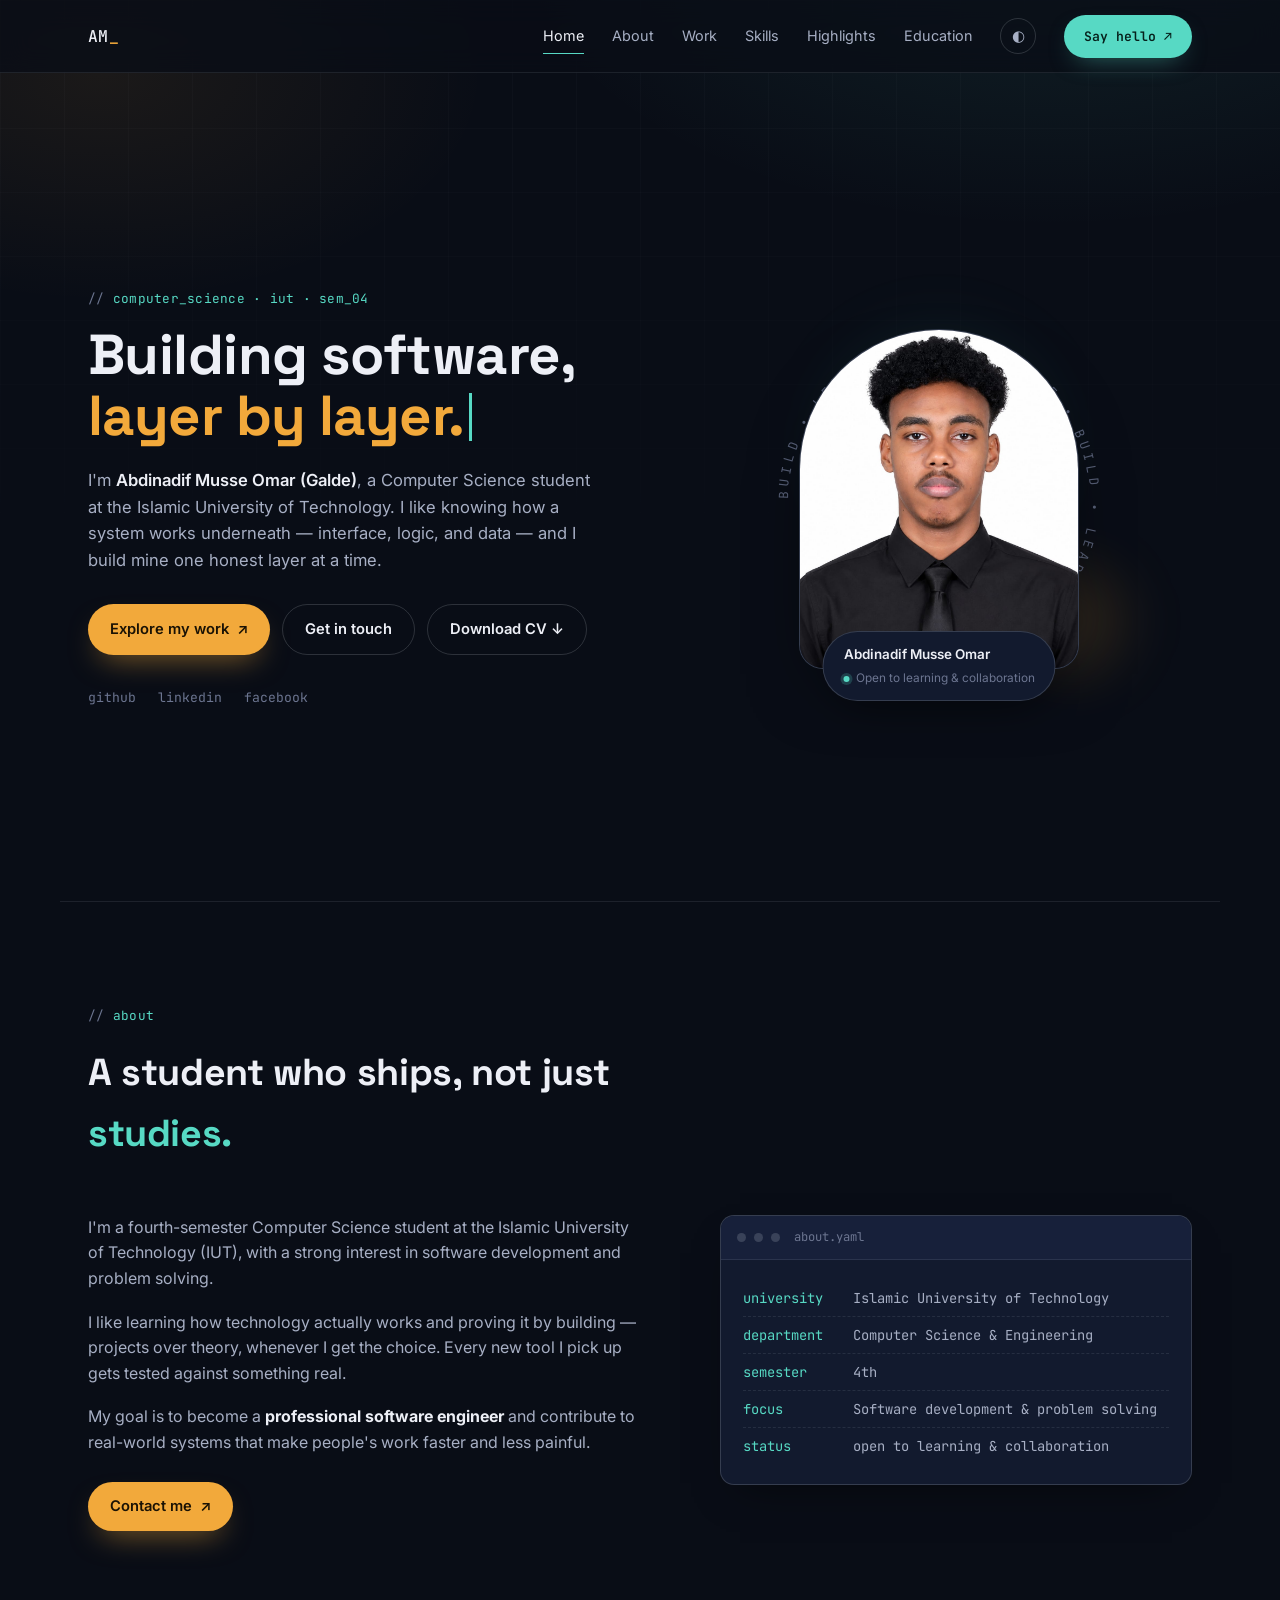
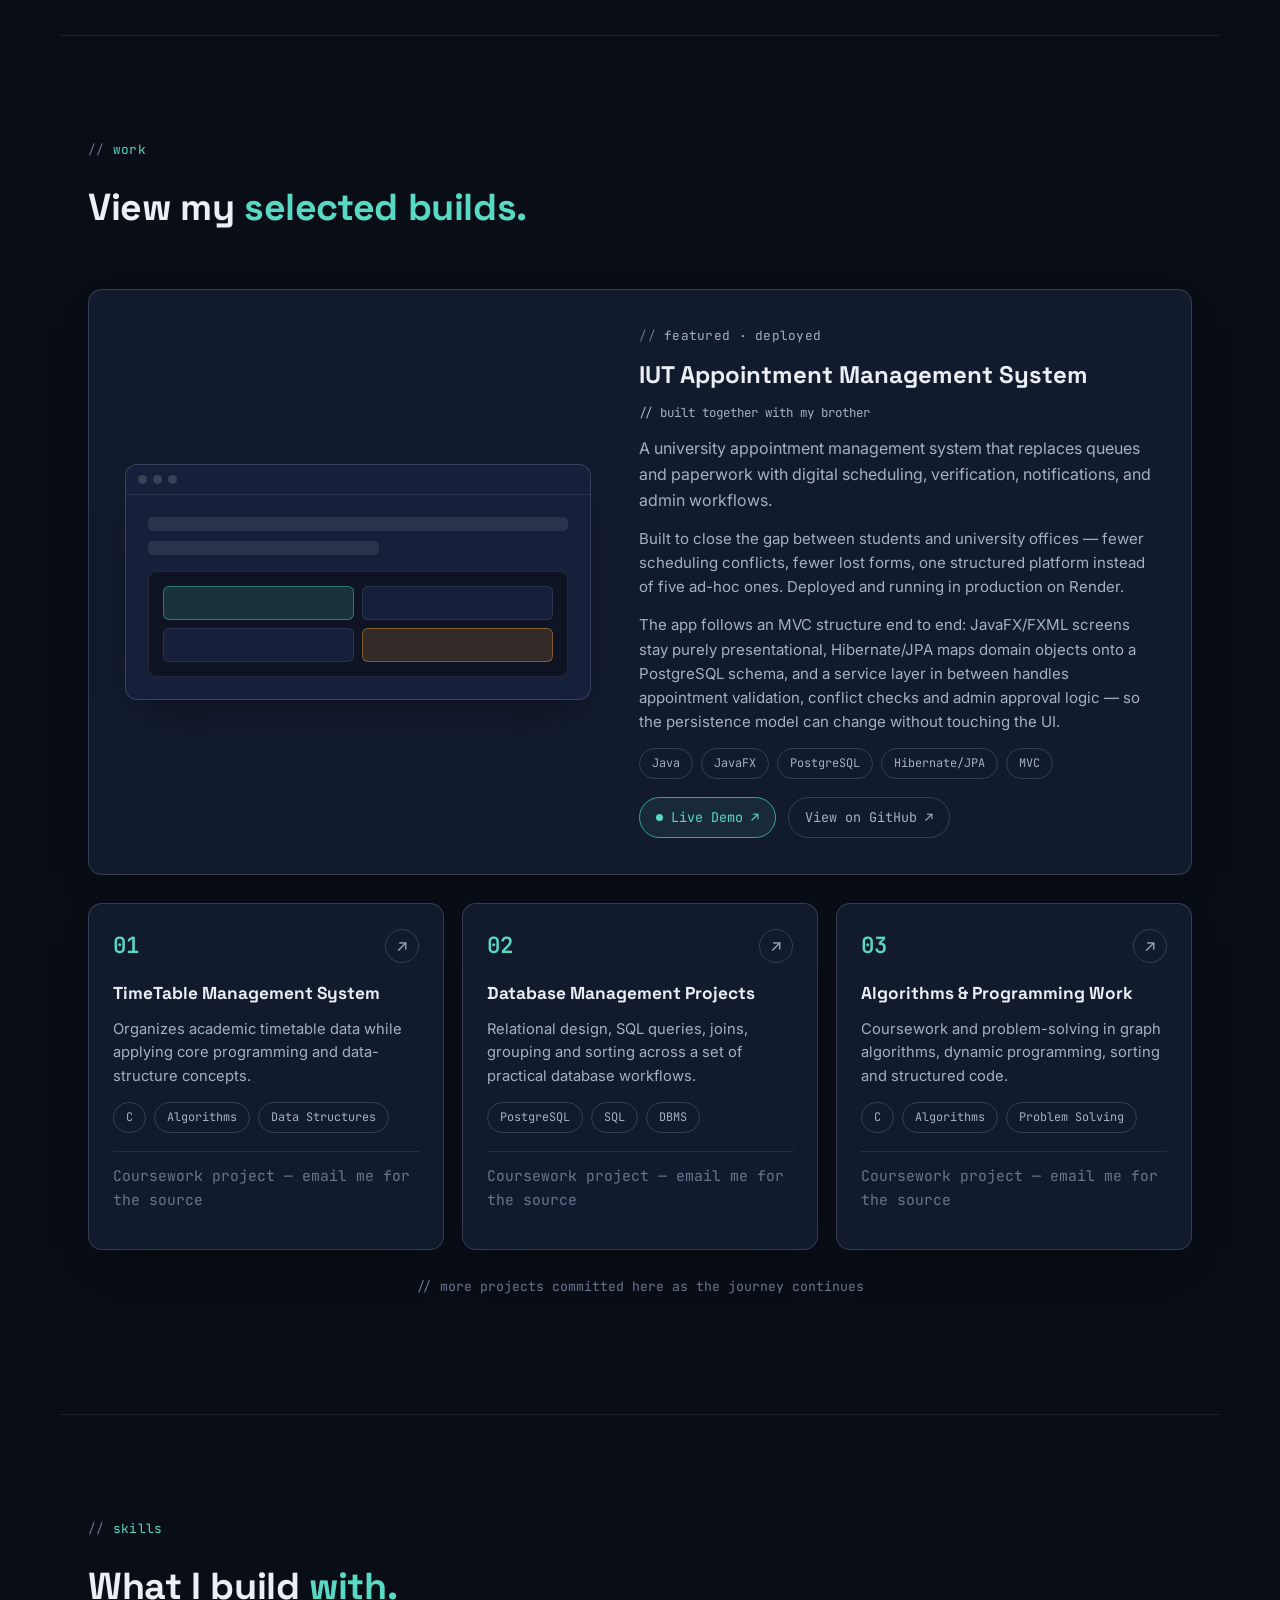
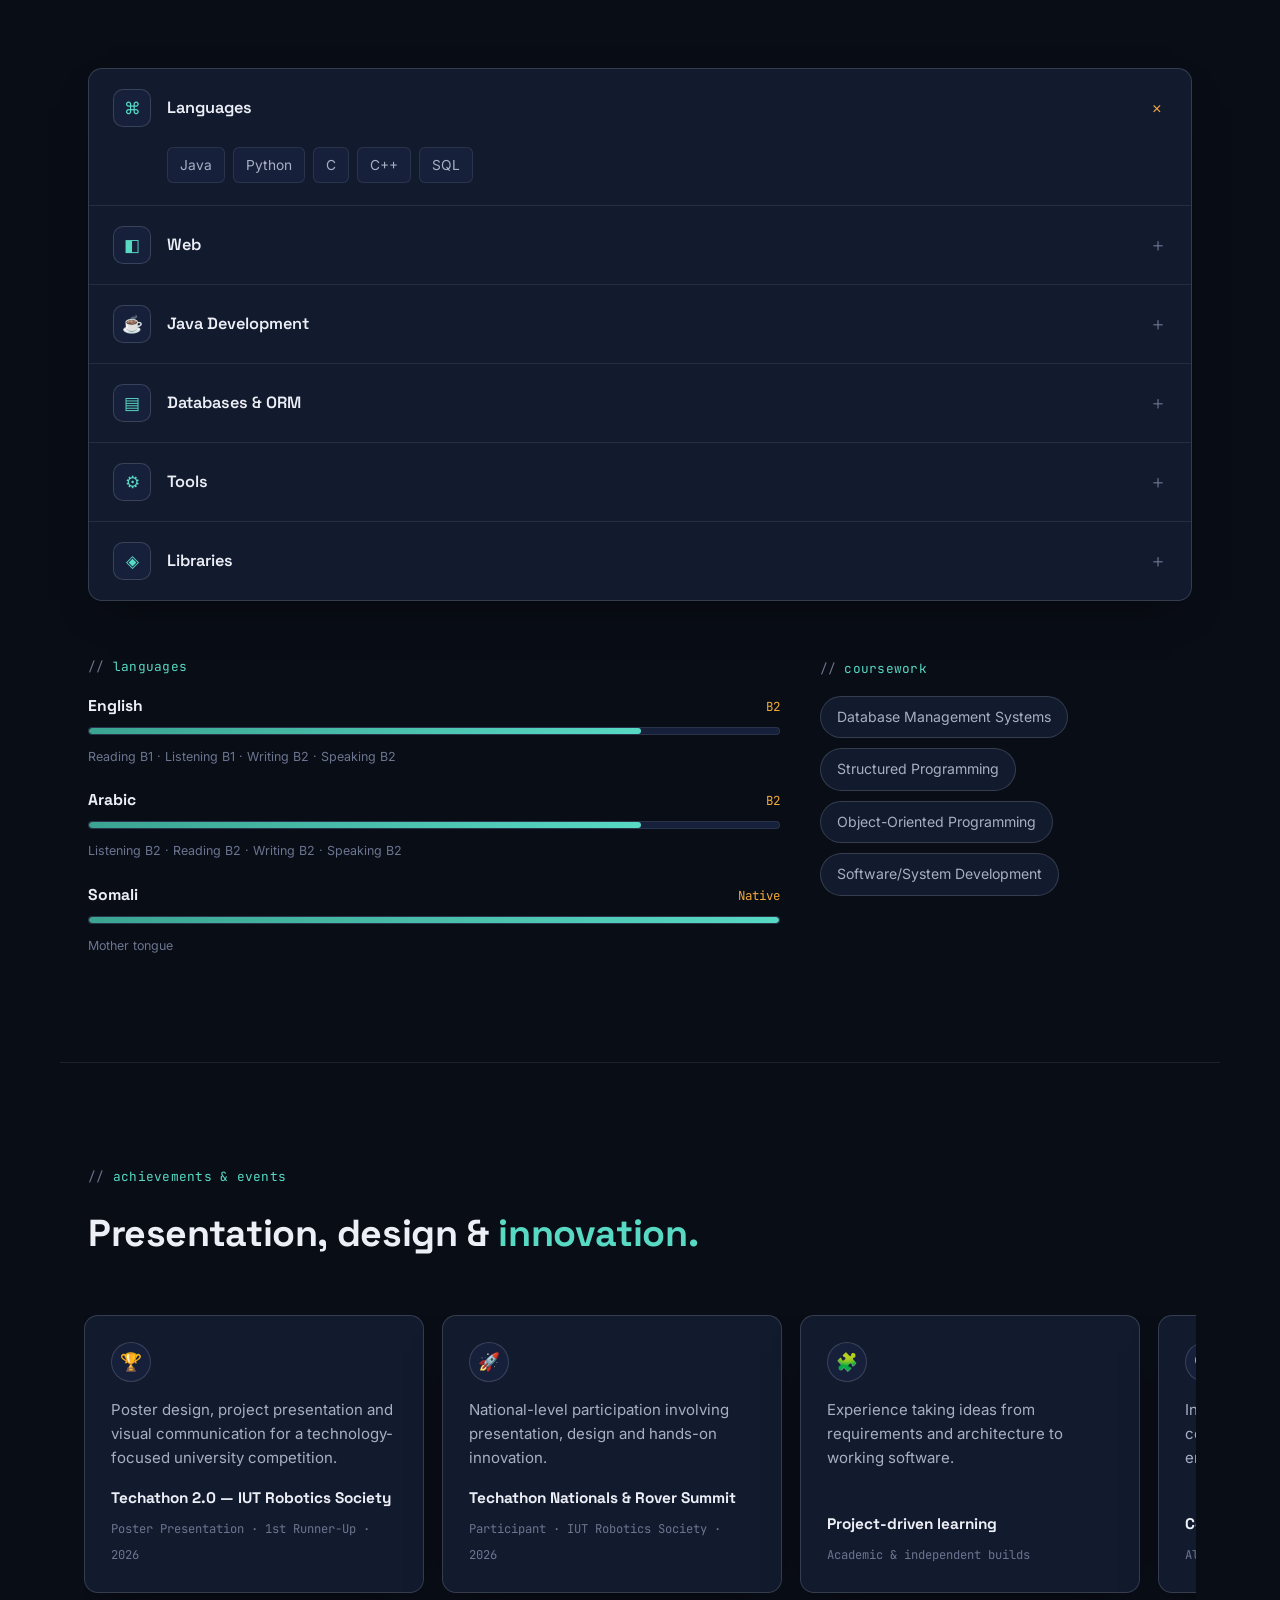
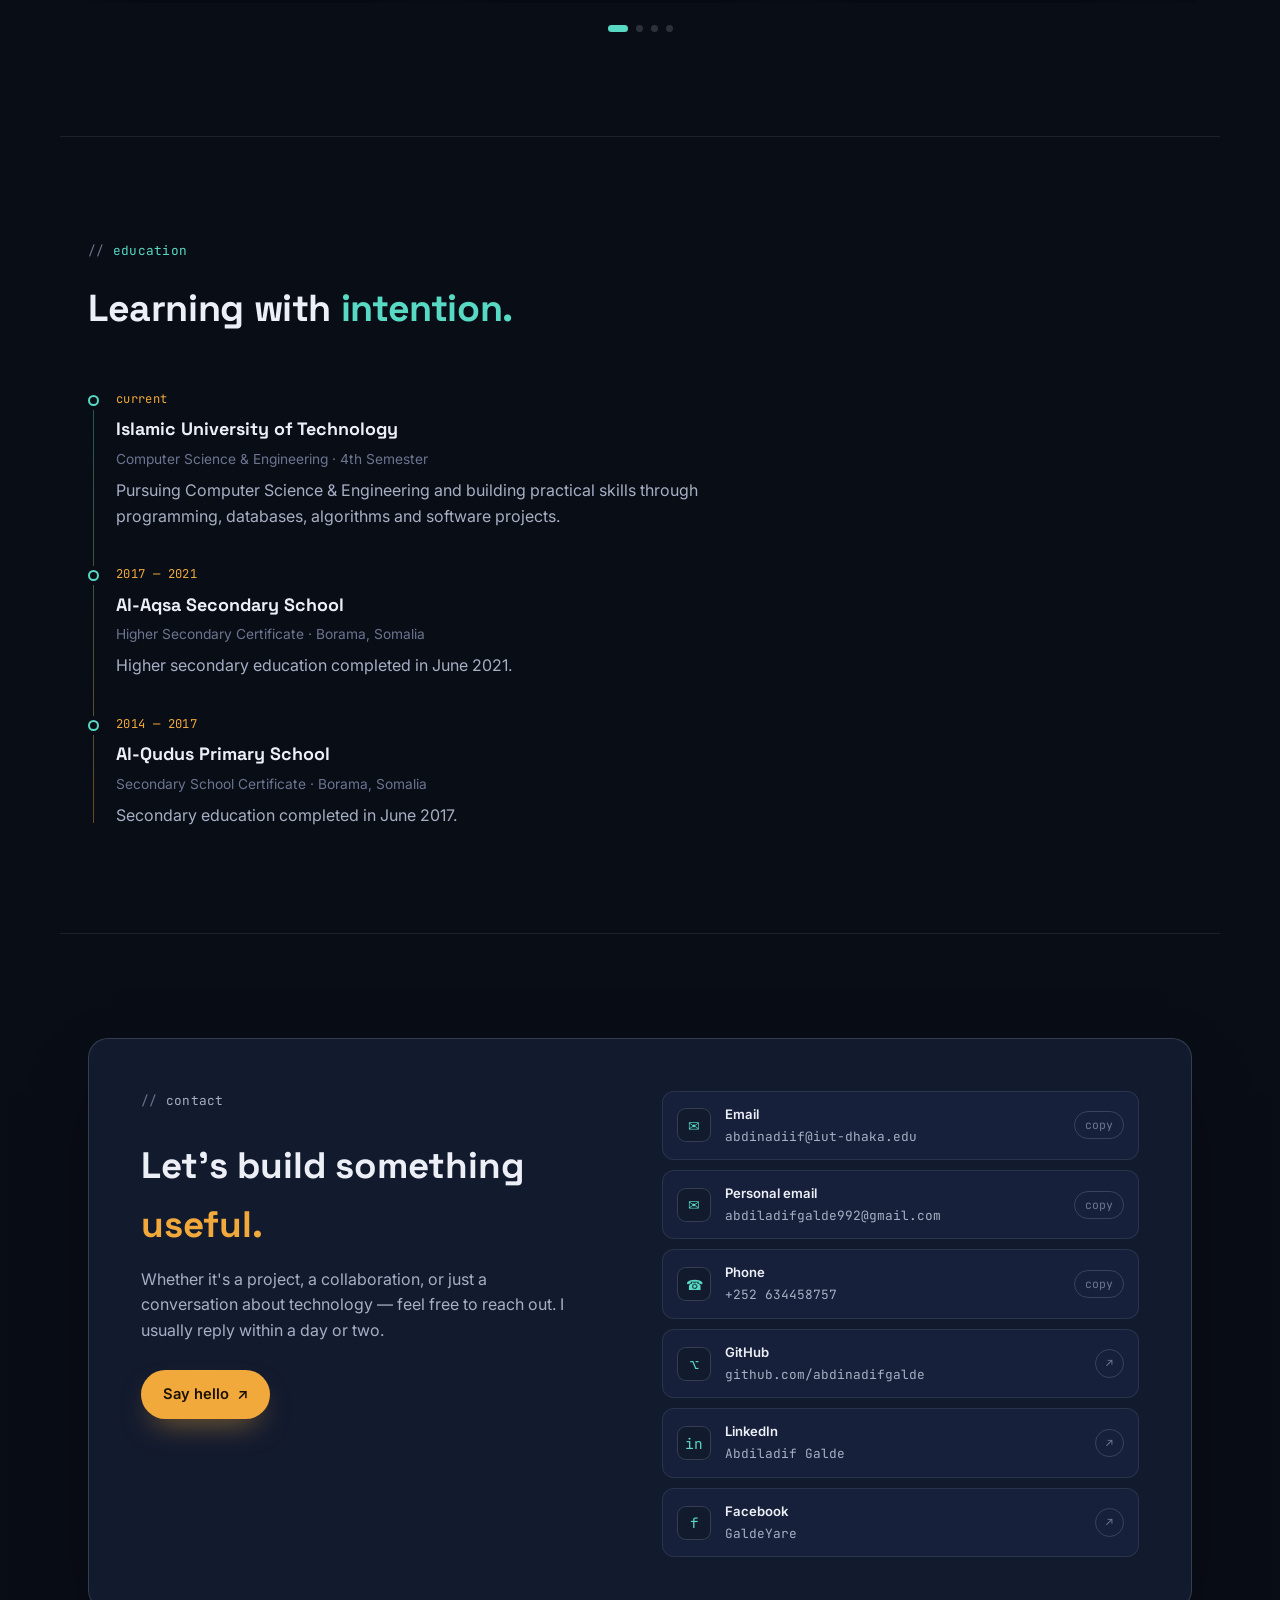
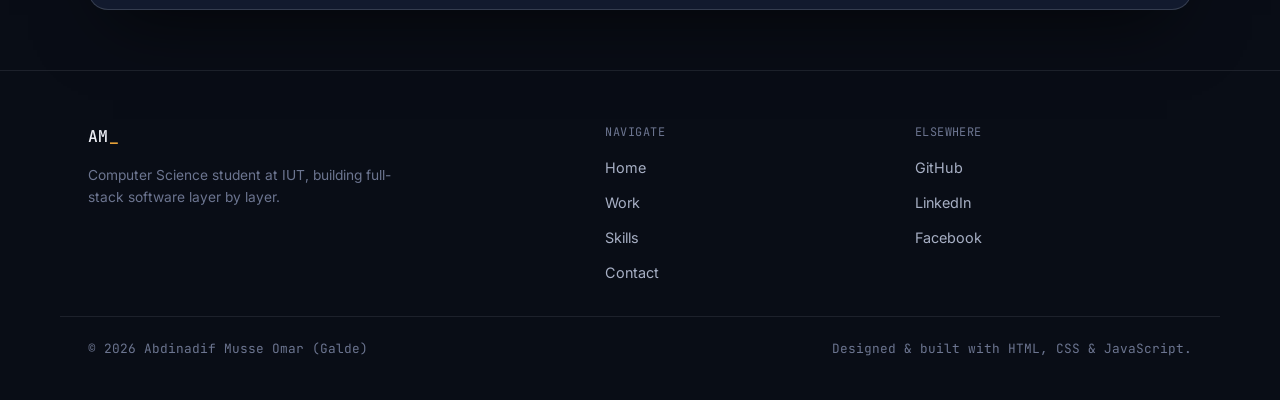
<file: index.html>
<!DOCTYPE html>
<html lang="en">
<head>
  <meta charset="UTF-8">
  <meta name="viewport" content="width=device-width, initial-scale=1.0">
  <meta name="description" content="Portfolio of Abdinadif Musse Omar (Galde), Computer Science student at the Islamic University of Technology.">
  <meta name="author" content="Abdinadif Musse Omar (Galde)">
  <meta property="og:title" content="Abdinadif Musse Omar — Computer Science Student">
  <meta property="og:description" content="Projects, skills and education of a Computer Science student who builds full-stack software layer by layer.">
  <meta property="og:type" content="website">
  <meta property="og:image" content="assets/images/profile.jpg">
  <meta name="twitter:card" content="summary">
  <meta name="twitter:title" content="Abdinadif Musse Omar — Computer Science Student">
  <meta name="twitter:description" content="Projects, skills and education of a Computer Science student who builds full-stack software layer by layer.">
  <title>Abdinadif Musse Omar | Computer Science Student</title>
  <link rel="icon" type="image/svg+xml" href="assets/favicon.svg">
  <link rel="preconnect" href="https://fonts.googleapis.com">
  <link rel="preconnect" href="https://fonts.gstatic.com" crossorigin>
  <link href="https://fonts.googleapis.com/css2?family=Space+Grotesk:wght@500;600;700&family=JetBrains+Mono:wght@400;500&family=Inter:wght@400;500;600;700&display=swap" rel="stylesheet">
  <link rel="stylesheet" href="css/style.css">
</head>
<body>
  <div class="bg-field" aria-hidden="true"></div>

  <!--==================== HEADER & NAV ====================-->
  <header class="site-header" id="siteHeader">
    <nav class="nav container" aria-label="Primary navigation">
      <a class="brand" href="#home" aria-label="Home">AM<span class="cursor">_</span></a>

      <button class="menu-toggle" id="menuToggle" aria-label="Open menu" aria-expanded="false">☰</button>

      <div class="nav-links" id="navLinks">
        <a href="#home" data-nav>Home</a>
        <a href="#about" data-nav>About</a>
        <a href="#work" data-nav>Work</a>
        <a href="#skills" data-nav>Skills</a>
        <a href="#highlights" data-nav>Highlights</a>
        <a href="#education" data-nav>Education</a>
        <button class="theme-toggle" aria-label="Toggle color theme">◐</button>
        <a href="#contact" class="nav-contact">Say hello<span>↗</span></a>
      </div>
    </nav>
  </header>

  <main>
    <!--==================== HOME / HERO ====================-->
    <section id="home" class="hero container">
      <div class="hero-copy reveal">
        <p class="eyebrow">computer_science · iut · sem_04</p>
        <h1>Building software, <span id="typedWord">layer by layer.</span></h1>
        <p class="hero-text">
          I'm <strong>Abdinadif Musse Omar (Galde)</strong>, a Computer Science student at the
          Islamic University of Technology. I like knowing how a system works underneath —
          interface, logic, and data — and I build mine one honest layer at a time.
        </p>
        <div class="hero-actions">
          <a class="btn primary" href="#work">Explore my work <span>↗</span></a>
          <a class="btn secondary" href="#contact">Get in touch</a>
          <a class="btn secondary" href="assets/cv.pdf" download>Download CV ↓</a>
        </div>
        <div class="social-row">
          <a href="https://github.com/abdinadifgalde" target="_blank" rel="noopener">github</a>
          <a href="https://www.linkedin.com/in/abdiladif-galde-18b3b5388/" target="_blank" rel="noopener">linkedin</a>
          <a href="https://www.facebook.com/GaldeYare" target="_blank" rel="noopener">facebook</a>
        </div>
      </div>

      <div class="hero-visual reveal">
        <span class="blob-big" aria-hidden="true"></span>
        <span class="blob-small" aria-hidden="true"></span>
        <div class="orbit-badge" aria-hidden="true">
          <svg viewBox="0 0 320 320" class="orbit-ring">
            <defs>
              <path id="orbitPath" d="M 160,160 m -142,0 a 142,142 0 1,1 284,0 a 142,142 0 1,1 -284,0"></path>
            </defs>
            <text font-family="JetBrains Mono, monospace" font-size="12" letter-spacing="4" fill="var(--text-faint)">
              <textPath href="#orbitPath">BUILD • LEARN • SHIP • ITERATE • BUILD • LEARN • SHIP • ITERATE •</textPath>
            </text>
          </svg>
        </div>
        <div class="hero-photo-frame">
          <img src="assets/images/profile.jpg" alt="Portrait of Abdinadif Musse Omar (Galde)">
        </div>
        <div class="hero-badge">
          <strong>Abdinadif Musse Omar</strong>
          <span><i></i>Open to learning &amp; collaboration</span>
        </div>
      </div>
    </section>

    <!--==================== ABOUT ====================-->
    <section id="about" class="section container">
      <div class="section-heading reveal">
        <p class="eyebrow">about</p>
        <h2>A student who ships, not just <span>studies.</span></h2>
      </div>
      <div class="about-grid">
        <div class="about-copy reveal">
          <p>
            I'm a fourth-semester Computer Science student at the Islamic University of Technology
            (IUT), with a strong interest in software development and problem solving.
          </p>
          <p>
            I like learning how technology actually works and proving it by building — projects
            over theory, whenever I get the choice. Every new tool I pick up gets tested against
            something real.
          </p>
          <p>
            My goal is to become a <strong>professional software engineer</strong> and contribute
            to real-world systems that make people's work faster and less painful.
          </p>
          <a class="btn primary about-cta" href="#contact">Contact me <span>↗</span></a>
        </div>
        <div class="file-card reveal">
          <div class="file-bar"><i></i><i></i><i></i><span>about.yaml</span></div>
          <div class="file-body">
            <div><span class="k">university</span><span class="v">Islamic University of Technology</span></div>
            <div><span class="k">department</span><span class="v">Computer Science &amp; Engineering</span></div>
            <div><span class="k">semester</span><span class="v">4th</span></div>
            <div><span class="k">focus</span><span class="v">Software development &amp; problem solving</span></div>
            <div><span class="k">status</span><span class="v">open to learning &amp; collaboration</span></div>
          </div>
        </div>
      </div>
    </section>

    <!--==================== WORK / PROJECTS ====================-->
    <section id="work" class="section container">
      <div class="section-heading reveal">
        <p class="eyebrow">work</p>
        <h2>View my <span>selected builds.</span></h2>
      </div>

      <div class="project-feature reveal" id="featureTilt">
        <div class="card-inner">
          <div class="mock-window">
            <div class="mock-bar"><i></i><i></i><i></i></div>
            <div class="mock-layers">
              <div class="row"></div>
              <div class="row short"></div>
              <div class="plate"><div></div><div></div><div></div><div></div></div>
            </div>
          </div>
        </div>
        <div class="project-info">
          <p class="eyebrow">featured · deployed</p>
          <h3>IUT Appointment Management System</h3>
          <p class="collab-note">// built together with my brother</p>
          <p>
            A university appointment management system that replaces queues and paperwork with
            digital scheduling, verification, notifications, and admin workflows.
          </p>
          <p class="project-detail">
            Built to close the gap between students and university offices — fewer scheduling
            conflicts, fewer lost forms, one structured platform instead of five ad-hoc ones.
            Deployed and running in production on Render.
          </p>
          <p class="project-detail">
            The app follows an MVC structure end to end: JavaFX/FXML screens stay purely
            presentational, Hibernate/JPA maps domain objects onto a PostgreSQL schema, and a
            service layer in between handles appointment validation, conflict checks and admin
            approval logic — so the persistence model can change without touching the UI.
          </p>
          <div class="tags"><span>Java</span><span>JavaFX</span><span>PostgreSQL</span><span>Hibernate/JPA</span><span>MVC</span></div>
          <div class="project-links">
            <a class="link-demo" href="https://iut-app.onrender.com" target="_blank" rel="noopener"><span class="live-dot"></span>Live Demo ↗</a>
            <a class="link-code" href="https://github.com/Abdiqanigalde/IUT_APP" target="_blank" rel="noopener">View on GitHub ↗</a>
          </div>
        </div>
      </div>

      <div class="work-grid">
        <a class="work-card reveal" href="mailto:abdiladifgalde992@gmail.com?subject=Source%20request%3A%20TimeTable%20Management%20System" aria-label="Email to request source for TimeTable Management System">
          <div class="card-inner">
            <div class="work-card-top">
              <span class="work-number">01</span>
              <span class="work-arrow">↗</span>
            </div>
            <h3>TimeTable Management System</h3>
            <p>Organizes academic timetable data while applying core programming and data-structure concepts.</p>
            <div class="tags"><span>C</span><span>Algorithms</span><span>Data Structures</span></div>
            <p class="work-card-note">Coursework project — email me for the source</p>
          </div>
        </a>
        <a class="work-card reveal" href="mailto:abdiladifgalde992@gmail.com?subject=Source%20request%3A%20Database%20Management%20Projects" aria-label="Email to request source for Database Management Projects">
          <div class="card-inner">
            <div class="work-card-top">
              <span class="work-number">02</span>
              <span class="work-arrow">↗</span>
            </div>
            <h3>Database Management Projects</h3>
            <p>Relational design, SQL queries, joins, grouping and sorting across a set of practical database workflows.</p>
            <div class="tags"><span>PostgreSQL</span><span>SQL</span><span>DBMS</span></div>
            <p class="work-card-note">Coursework project — email me for the source</p>
          </div>
        </a>
        <a class="work-card reveal" href="mailto:abdiladifgalde992@gmail.com?subject=Source%20request%3A%20Algorithms%20%26%20Programming%20Work" aria-label="Email to request source for Algorithms and Programming Work">
          <div class="card-inner">
            <div class="work-card-top">
              <span class="work-number">03</span>
              <span class="work-arrow">↗</span>
            </div>
            <h3>Algorithms &amp; Programming Work</h3>
            <p>Coursework and problem-solving in graph algorithms, dynamic programming, sorting and structured code.</p>
            <div class="tags"><span>C</span><span>Algorithms</span><span>Problem Solving</span></div>
            <p class="work-card-note">Coursework project — email me for the source</p>
          </div>
        </a>
      </div>
      <p class="future-note reveal">// more projects committed here as the journey continues</p>
    </section>

    <!--==================== SKILLS (SERVICES-STYLE ACCORDION) ====================-->
    <section id="skills" class="section container">
      <div class="section-heading reveal">
        <p class="eyebrow">skills</p>
        <h2>What I build <span>with.</span></h2>
      </div>
      <div class="skills-accordion reveal" id="skillsAccordion">
        <div class="skill-item open">
          <button class="skill-item-head">
            <span class="skill-icon">⌘</span>
            <span class="skill-item-name">Languages</span>
            <span class="skill-item-plus">＋</span>
          </button>
          <div class="skill-item-body">
            <span>Java</span><span>Python</span><span>C</span><span>C++</span><span>SQL</span>
          </div>
        </div>
        <div class="skill-item">
          <button class="skill-item-head">
            <span class="skill-icon">◧</span>
            <span class="skill-item-name">Web</span>
            <span class="skill-item-plus">＋</span>
          </button>
          <div class="skill-item-body">
            <span>Flask</span><span>HTML5</span><span>CSS3</span><span>JavaScript</span><span>Bootstrap</span>
          </div>
        </div>
        <div class="skill-item">
          <button class="skill-item-head">
            <span class="skill-icon">☕</span>
            <span class="skill-item-name">Java Development</span>
            <span class="skill-item-plus">＋</span>
          </button>
          <div class="skill-item-body">
            <span>Java 21</span><span>JavaFX</span><span>FXML</span><span>Scene Builder</span><span>Maven</span>
          </div>
        </div>
        <div class="skill-item">
          <button class="skill-item-head">
            <span class="skill-icon">▤</span>
            <span class="skill-item-name">Databases &amp; ORM</span>
            <span class="skill-item-plus">＋</span>
          </button>
          <div class="skill-item-body">
            <span>PostgreSQL</span><span>MySQL</span><span>SQLite</span><span>H2</span><span>Hibernate/JPA</span>
          </div>
        </div>
        <div class="skill-item">
          <button class="skill-item-head">
            <span class="skill-icon">⚙</span>
            <span class="skill-item-name">Tools</span>
            <span class="skill-item-plus">＋</span>
          </button>
          <div class="skill-item-body">
            <span>Git</span><span>GitHub</span><span>VS Code</span><span>Render</span><span>Figma</span><span>Canva</span>
          </div>
        </div>
        <div class="skill-item">
          <button class="skill-item-head">
            <span class="skill-icon">◈</span>
            <span class="skill-item-name">Libraries</span>
            <span class="skill-item-plus">＋</span>
          </button>
          <div class="skill-item-body">
            <span>ZXing</span><span>JavaMail</span><span>ControlsFX</span><span>FontAwesomeFX</span>
          </div>
        </div>
      </div>

      <div class="skills-lower">
        <div class="language-panel reveal">
          <p class="eyebrow">languages</p>
          <div class="language-bars">
            <div class="language-bar">
              <div class="language-bar-head"><strong>English</strong><span>B2</span></div>
              <div class="bar-track"><div class="bar-fill" style="--bar-level:80%"></div></div>
              <span class="bar-note">Reading B1 · Listening B1 · Writing B2 · Speaking B2</span>
            </div>
            <div class="language-bar">
              <div class="language-bar-head"><strong>Arabic</strong><span>B2</span></div>
              <div class="bar-track"><div class="bar-fill" style="--bar-level:80%"></div></div>
              <span class="bar-note">Listening B2 · Reading B2 · Writing B2 · Speaking B2</span>
            </div>
            <div class="language-bar">
              <div class="language-bar-head"><strong>Somali</strong><span>Native</span></div>
              <div class="bar-track"><div class="bar-fill" style="--bar-level:100%"></div></div>
              <span class="bar-note">Mother tongue</span>
            </div>
          </div>
        </div>
        <div class="coursework-panel reveal">
          <p class="eyebrow">coursework</p>
          <div class="tag-list">
            <span>Database Management Systems</span>
            <span>Structured Programming</span>
            <span>Object-Oriented Programming</span>
            <span>Software/System Development</span>
          </div>
        </div>
      </div>
    </section>

    <!--==================== HIGHLIGHTS (TESTIMONIAL-STYLE CAROUSEL) ====================-->
    <section id="highlights" class="section container">
      <div class="section-heading reveal">
        <p class="eyebrow">achievements &amp; events</p>
        <h2>Presentation, design &amp; <span>innovation.</span></h2>
      </div>
      <div class="highlight-track reveal" id="highlightTrack">
        <article class="highlight-card">
          <span class="highlight-badge">🏆</span>
          <p class="highlight-quote">Poster design, project presentation and visual communication for a technology-focused university competition.</p>
          <div class="highlight-meta">
            <strong>Techathon 2.0 — IUT Robotics Society</strong>
            <span>Poster Presentation · 1st Runner-Up · 2026</span>
          </div>
        </article>
        <article class="highlight-card">
          <span class="highlight-badge">🚀</span>
          <p class="highlight-quote">National-level participation involving presentation, design and hands-on innovation.</p>
          <div class="highlight-meta">
            <strong>Techathon Nationals &amp; Rover Summit</strong>
            <span>Participant · IUT Robotics Society · 2026</span>
          </div>
        </article>
        <article class="highlight-card">
          <span class="highlight-badge">🧩</span>
          <p class="highlight-quote">Experience taking ideas from requirements and architecture to working software.</p>
          <div class="highlight-meta">
            <strong>Project-driven learning</strong>
            <span>Academic &amp; independent builds</span>
          </div>
        </article>
        <article class="highlight-card">
          <span class="highlight-badge">🤝</span>
          <p class="highlight-quote">Interested in technology, collaboration, competitions and activities that encourage practical learning.</p>
          <div class="highlight-meta">
            <strong>Community &amp; collaboration</strong>
            <span>Always open to build with others</span>
          </div>
        </article>
      </div>
      <div class="highlight-dots" id="highlightDots" aria-hidden="true"></div>
    </section>

    <!--==================== EDUCATION ====================-->
    <section id="education" class="section container">
      <div class="section-heading reveal">
        <p class="eyebrow">education</p>
        <h2>Learning with <span>intention.</span></h2>
      </div>
      <div class="timeline">
        <article class="timeline-item reveal">
          <div class="timeline-dot"></div>
          <div class="timeline-date">current</div>
          <div>
            <h3>Islamic University of Technology</h3>
            <p class="muted">Computer Science &amp; Engineering · 4th Semester</p>
            <p>Pursuing Computer Science &amp; Engineering and building practical skills through programming, databases, algorithms and software projects.</p>
          </div>
        </article>
        <article class="timeline-item reveal">
          <div class="timeline-dot"></div>
          <div class="timeline-date">2017 — 2021</div>
          <div>
            <h3>Al-Aqsa Secondary School</h3>
            <p class="muted">Higher Secondary Certificate · Borama, Somalia</p>
            <p>Higher secondary education completed in June 2021.</p>
          </div>
        </article>
        <article class="timeline-item reveal">
          <div class="timeline-dot"></div>
          <div class="timeline-date">2014 — 2017</div>
          <div>
            <h3>Al-Qudus Primary School</h3>
            <p class="muted">Secondary School Certificate · Borama, Somalia</p>
            <p>Secondary education completed in June 2017.</p>
          </div>
        </article>
      </div>
    </section>

    <!--==================== CONTACT ====================-->
    <section id="contact" class="section contact-section container">
      <div class="contact-box reveal">
        <div class="contact-intro">
          <p class="eyebrow">contact</p>
          <h2>Let's build something <span>useful.</span></h2>
          <p>Whether it's a project, a collaboration, or just a conversation about technology — feel free to reach out. I usually reply within a day or two.</p>
          <a class="btn primary" href="mailto:abdinadiif@iut-dhaka.edu">Say hello <span>↗</span></a>
        </div>
        <div class="contact-links">
          <button class="contact-link" data-copy="abdinadiif@iut-dhaka.edu">
            <span class="contact-link-icon">✉</span>
            <span class="contact-link-text">
              <b>Email</b>
              <em>abdinadiif@iut-dhaka.edu</em>
            </span>
            <span class="contact-link-action">copy</span>
          </button>
          <button class="contact-link" data-copy="abdiladifgalde992@gmail.com">
            <span class="contact-link-icon">✉</span>
            <span class="contact-link-text">
              <b>Personal email</b>
              <em>abdiladifgalde992@gmail.com</em>
            </span>
            <span class="contact-link-action">copy</span>
          </button>
          <button class="contact-link" data-copy="+252634458757">
            <span class="contact-link-icon">☎</span>
            <span class="contact-link-text">
              <b>Phone</b>
              <em>+252 634458757</em>
            </span>
            <span class="contact-link-action">copy</span>
          </button>
          <a class="contact-link" href="https://github.com/abdinadifgalde" target="_blank" rel="noopener">
            <span class="contact-link-icon">⌥</span>
            <span class="contact-link-text">
              <b>GitHub</b>
              <em>github.com/abdinadifgalde</em>
            </span>
            <span class="contact-link-action">↗</span>
          </a>
          <a class="contact-link" href="https://www.linkedin.com/in/abdiladif-galde-18b3b5388/" target="_blank" rel="noopener">
            <span class="contact-link-icon">in</span>
            <span class="contact-link-text">
              <b>LinkedIn</b>
              <em>Abdiladif Galde</em>
            </span>
            <span class="contact-link-action">↗</span>
          </a>
          <a class="contact-link" href="https://www.facebook.com/GaldeYare" target="_blank" rel="noopener">
            <span class="contact-link-icon">f</span>
            <span class="contact-link-text">
              <b>Facebook</b>
              <em>GaldeYare</em>
            </span>
            <span class="contact-link-action">↗</span>
          </a>
        </div>
      </div>
    </section>
  </main>

  <!--==================== FOOTER ====================-->
  <footer class="footer">
    <div class="container footer-grid">
      <div class="footer-brand">
        <a class="brand" href="#home">AM<span class="cursor">_</span></a>
        <p>Computer Science student at IUT, building full-stack software layer by layer.</p>
      </div>
      <div class="footer-col">
        <span class="footer-col-title">Navigate</span>
        <a href="#home">Home</a>
        <a href="#work">Work</a>
        <a href="#skills">Skills</a>
        <a href="#contact">Contact</a>
      </div>
      <div class="footer-col">
        <span class="footer-col-title">Elsewhere</span>
        <a href="https://github.com/abdinadifgalde" target="_blank" rel="noopener">GitHub</a>
        <a href="https://www.linkedin.com/in/abdiladif-galde-18b3b5388/" target="_blank" rel="noopener">LinkedIn</a>
        <a href="https://www.facebook.com/GaldeYare" target="_blank" rel="noopener">Facebook</a>
      </div>
    </div>
    <div class="container footer-bottom">
      <span>© <span id="year"></span> Abdinadif Musse Omar (Galde)</span>
      <span>Designed &amp; built with HTML, CSS &amp; JavaScript.</span>
    </div>
  </footer>

  <button class="scroll-up" id="scrollUp" aria-label="Scroll to top">↑</button>

  <script src="js/script.js"></script>
</body>
</html>
</file>
<file: css/style.css>
/* =========================================================
   Abdinadif Musse Omar — Portfolio
   Palette & signature 3D layer stack preserved from the original
   build (Presentation/teal · Logic/bone · Data/amber). Layout,
   cards, nav and section rhythm redrawn in a Bianca-inspired
   system: pill nav + CTA, numbered work cards, accordion skills,
   carousel highlights, icon contact rows.
   ========================================================= */

:root{
  --bg: #090D16;
  --bg-1: #0E1424;
  --panel: #121A2E;
  --panel-2: #17203a;
  --line: rgba(234,238,248,0.09);
  --line-strong: rgba(234,238,248,0.16);
  --text: #EDEFF6;
  --text-dim: #A7AFC4;
  --text-faint: #6C7590;

  --amber: #F2A93B;
  --amber-dim: #C98A2B;
  --teal: #57D9C4;
  --teal-dim: #3AA491;

  --font-display: 'Space Grotesk', 'Inter', sans-serif;
  --font-body: 'Inter', sans-serif;
  --font-mono: 'JetBrains Mono', 'SFMono-Regular', monospace;

  --container: 1160px;
  --radius: 14px;
  --radius-sm: 8px;

  --ease: cubic-bezier(.22,.85,.32,1);
  --shadow-lg: 0 30px 70px -25px rgba(0,0,0,0.65);
  --shadow-md: 0 18px 40px -20px rgba(0,0,0,0.55);
}

[data-theme="light"]{
  --bg: #F3F1EC;
  --bg-1: #EAE7DE;
  --panel: #FFFFFF;
  --panel-2: #F6F4EE;
  --line: rgba(15,18,30,0.10);
  --line-strong: rgba(15,18,30,0.18);
  --text: #14161F;
  --text-dim: #4B5063;
  --text-faint: #838A9E;
  --amber-dim: #B9781E;
  --teal-dim: #1F8E7C;
  --shadow-lg: 0 30px 70px -30px rgba(20,22,31,0.28);
  --shadow-md: 0 18px 36px -22px rgba(20,22,31,0.22);
}

*,*::before,*::after{ box-sizing:border-box; }
html{ scroll-behavior:smooth; }
@media (prefers-reduced-motion: reduce){
  html{ scroll-behavior:auto; }
  *,*::before,*::after{ animation-duration:0.001ms !important; animation-iteration-count:1 !important; transition-duration:0.001ms !important; }
}

body{
  margin:0;
  background:var(--bg);
  color:var(--text);
  font-family:var(--font-body);
  font-size:16px;
  line-height:1.6;
  -webkit-font-smoothing:antialiased;
  overflow-x:hidden;
  transition:background .35s var(--ease), color .35s var(--ease);
}

img{ max-width:100%; display:block; }
a{ color:inherit; text-decoration:none; }
button{ font:inherit; color:inherit; background:none; border:none; cursor:pointer; }
ul{ margin:0; padding:0; list-style:none; }

.container{ max-width:var(--container); margin:0 auto; padding:0 28px; }

::selection{ background:var(--amber); color:#0A0D14; }

:focus-visible{
  outline:2px solid var(--teal);
  outline-offset:3px;
  border-radius:4px;
}

/* ---------- background texture ---------- */
.bg-field{
  position:fixed; inset:0; z-index:-1; pointer-events:none;
  background:
    radial-gradient(900px 500px at 82% -8%, rgba(87,217,196,0.10), transparent 60%),
    radial-gradient(700px 420px at 8% 8%, rgba(242,169,59,0.08), transparent 55%),
    var(--bg);
}
.bg-field::after{
  content:"";
  position:absolute; inset:0;
  background-image:
    linear-gradient(var(--line) 1px, transparent 1px),
    linear-gradient(90deg, var(--line) 1px, transparent 1px);
  background-size:64px 64px;
  mask-image:linear-gradient(180deg, rgba(0,0,0,0.55), transparent 70%);
  opacity:.5;
}

/* =========================================================
   Header / nav — pill CTA in the corner, Bianca-style
   ========================================================= */
.site-header{
  position:sticky; top:0; z-index:50;
  backdrop-filter:blur(14px);
  background:color-mix(in srgb, var(--bg) 78%, transparent);
  border-bottom:1px solid var(--line);
}
.nav{
  display:flex; align-items:center; justify-content:space-between;
  height:72px;
}
.brand{
  font-family:var(--font-mono);
  font-weight:500; font-size:1.02rem;
  letter-spacing:.02em;
  color:var(--text);
}
.brand .cursor{
  color:var(--amber);
  animation:blink 1.1s steps(1) infinite;
}
@keyframes blink{ 50%{ opacity:0; } }

.nav-links{ display:flex; align-items:center; gap:28px; }
.nav-links a[data-nav]{
  font-size:.9rem; color:var(--text-dim);
  transition:color .2s var(--ease);
  position:relative;
}
.nav-links a[data-nav]::after{
  content:""; position:absolute; left:0; right:0; bottom:-6px; height:1px;
  background:var(--teal); transform:scaleX(0); transform-origin:left;
  transition:transform .25s var(--ease);
}
.nav-links a[data-nav]:hover{ color:var(--text); }
.nav-links a[data-nav]:hover::after,
.nav-links a[data-nav].active-link::after{ transform:scaleX(1); }
.nav-links a[data-nav].active-link{ color:var(--text); }

.nav-contact{
  display:inline-flex; align-items:center; gap:8px;
  background:var(--teal); color:#06201B;
  padding:11px 20px; border-radius:999px;
  font-family:var(--font-mono); font-size:.82rem; font-weight:600;
  box-shadow:0 10px 26px -12px rgba(87,217,196,0.55);
  transition:transform .2s var(--ease), box-shadow .2s var(--ease);
}
.nav-contact:hover{ transform:translateY(-2px); box-shadow:0 16px 32px -12px rgba(87,217,196,0.65); }

.theme-toggle{
  width:36px; height:36px; border-radius:50%;
  border:1px solid var(--line-strong);
  display:flex; align-items:center; justify-content:center;
  font-size:.95rem; color:var(--text-dim);
  transition:border-color .2s var(--ease), color .2s var(--ease), transform .2s var(--ease);
}
.theme-toggle:hover{ color:var(--amber); border-color:var(--amber-dim); transform:rotate(20deg); }

.menu-toggle{
  display:none; width:40px; height:40px; font-size:1.3rem; color:var(--text);
}

/* =========================================================
   Buttons
   ========================================================= */
.btn{
  display:inline-flex; align-items:center; gap:8px;
  padding:13px 22px; border-radius:999px;
  font-size:.92rem; font-weight:600;
  transition:transform .2s var(--ease), box-shadow .2s var(--ease), background .2s var(--ease), border-color .2s var(--ease);
  white-space:nowrap;
}
.btn.primary{
  background:var(--amber); color:#1A1204;
  box-shadow:0 14px 30px -12px rgba(242,169,59,0.55);
}
.btn.primary:hover{ transform:translateY(-2px); box-shadow:0 18px 36px -12px rgba(242,169,59,0.65); }
.btn.secondary{
  border:1px solid var(--line-strong); color:var(--text);
}
.btn.secondary:hover{ border-color:var(--teal-dim); color:var(--teal); transform:translateY(-2px); }

/* =========================================================
   Hero + 3D layer stack (signature element, unchanged)
   ========================================================= */
.hero{
  display:grid; grid-template-columns:1.05fr .95fr; gap:40px;
  align-items:center;
  padding:88px 28px 64px;
  min-height:calc(100svh - 72px);
}

.eyebrow{
  font-family:var(--font-mono); font-size:.8rem;
  color:var(--teal); letter-spacing:.02em;
  margin:0 0 16px;
}
.eyebrow::before{ content:"// "; color:var(--text-faint); }

.hero h1{
  font-family:var(--font-display);
  font-size:clamp(2.3rem, 4.4vw, 3.6rem);
  line-height:1.08; letter-spacing:-.01em;
  margin:0 0 20px; font-weight:700;
  min-height:2.16em;
}
.hero h1 span{ color:var(--amber); display:inline-block; }
.hero h1 span.typing::after{
  content:""; display:inline-block; width:3px; height:.85em;
  background:var(--teal); margin-left:4px; vertical-align:-.1em;
  animation:blink 1s steps(1) infinite;
}

.hero-text{ color:var(--text-dim); max-width:52ch; margin:0 0 30px; font-size:1.04rem; }
.hero-text strong{ color:var(--text); font-weight:600; }

.hero-actions{ display:flex; flex-wrap:wrap; gap:12px; margin-bottom:32px; }

.social-row{ display:flex; gap:22px; }
.social-row a{
  font-family:var(--font-mono); font-size:.82rem; color:var(--text-faint);
  border-bottom:1px solid transparent;
  transition:color .2s var(--ease), border-color .2s var(--ease);
}
.social-row a:hover{ color:var(--teal); border-color:var(--teal-dim); }

/* ---- hero photo visual (Bianca-style framed portrait) ---- */
.hero-visual{
  position:relative;
  height:460px;
  display:flex; align-items:center; justify-content:center;
}
.blob-big, .blob-small{
  position:absolute; border-radius:50%; z-index:0;
}
.blob-big{
  width:280px; height:280px; top:8%; left:50%; transform:translateX(-50%);
  background:radial-gradient(circle, rgba(87,217,196,0.22), transparent 70%);
  filter:blur(30px);
}
.blob-small{
  width:160px; height:160px; bottom:6%; right:8%;
  background:radial-gradient(circle, rgba(242,169,59,0.20), transparent 70%);
  filter:blur(24px);
}

.orbit-badge{
  position:absolute; top:50%; left:50%; width:340px; height:340px;
  transform:translate(-50%, -50%);
  display:flex; align-items:center; justify-content:center;
  opacity:.8; pointer-events:none; z-index:1;
}
.orbit-ring{
  width:100%; height:100%;
  animation:orbit-spin 26s linear infinite;
}
@keyframes orbit-spin{ from{ transform:rotate(0deg); } to{ transform:rotate(360deg); } }
@media (max-width: 980px){ .orbit-badge{ width:280px; height:280px; } }

.hero-photo-frame{
  position:relative; z-index:2;
  width:280px; height:340px;
  border-radius:140px 140px 24px 24px;
  overflow:hidden;
  border:1px solid var(--line-strong);
  box-shadow:var(--shadow-lg);
  background:var(--panel);
}
.hero-photo-frame img{
  width:100%; height:100%; object-fit:cover;
}

.hero-badge{
  position:absolute; z-index:3; left:50%; bottom:6%;
  transform:translateX(-50%);
  display:flex; flex-direction:column; gap:4px;
  padding:12px 20px; border-radius:999px;
  background:var(--panel); border:1px solid var(--line-strong);
  box-shadow:var(--shadow-md);
  white-space:nowrap;
}
.hero-badge strong{ font-size:.84rem; font-weight:600; }
.hero-badge span{
  display:flex; align-items:center; gap:6px;
  font-size:.74rem; color:var(--text-faint);
}
.hero-badge span i{
  width:6px; height:6px; border-radius:50%; background:var(--teal);
  box-shadow:0 0 0 3px rgba(87,217,196,0.2);
}

@media (max-width: 560px){
  .hero-photo-frame{ width:220px; height:270px; border-radius:110px 110px 20px 20px; }
  .hero-badge{ padding:10px 16px; }
}

/* =========================================================
   Section shell
   ========================================================= */
.section{ padding:104px 28px; border-top:1px solid var(--line); }
.section-heading{ max-width:640px; margin-bottom:52px; }
.section-heading h2{
  font-family:var(--font-display); font-weight:700;
  font-size:clamp(1.7rem, 3vw, 2.35rem);
  letter-spacing:-.01em; margin:0;
}
.section-heading h2 span{ color:var(--teal); }

/* =========================================================
   About
   ========================================================= */
.about-grid{ display:grid; grid-template-columns:1.1fr .9fr; gap:56px; align-items:start; }
.about-copy p{ color:var(--text-dim); margin:0 0 18px; max-width:56ch; }
.about-copy strong{ color:var(--text); }
.about-cta{ margin-top:8px; }

.file-card{
  border:1px solid var(--line-strong); border-radius:var(--radius);
  background:var(--panel); overflow:hidden; box-shadow:var(--shadow-md);
}
.file-bar{
  display:flex; align-items:center; gap:8px;
  padding:12px 16px; border-bottom:1px solid var(--line);
  background:var(--panel-2);
}
.file-bar i{ width:9px; height:9px; border-radius:50%; background:var(--line-strong); }
.file-bar span{
  font-family:var(--font-mono); font-size:.76rem; color:var(--text-faint);
  margin-left:6px;
}
.file-body{ padding:20px 22px; font-family:var(--font-mono); font-size:.86rem; }
.file-body div{ display:flex; gap:14px; padding:7px 0; border-bottom:1px dashed var(--line); }
.file-body div:last-child{ border-bottom:none; }
.file-body .k{ color:var(--teal); min-width:96px; }
.file-body .v{ color:var(--text-dim); }

/* =========================================================
   Work / projects — numbered cards, Bianca-style hover reveal
   ========================================================= */
.project-feature{
  display:grid; grid-template-columns:.95fr 1.05fr; gap:48px;
  align-items:center; margin-bottom:28px;
  border:1px solid var(--line-strong); border-radius:var(--radius);
  background:var(--panel); padding:36px; box-shadow:var(--shadow-md);
}
.mock-window{
  border-radius:12px; overflow:hidden; border:1px solid var(--line-strong);
  background:var(--panel-2); box-shadow:0 20px 40px -22px rgba(0,0,0,0.6);
}
.mock-bar{ display:flex; gap:6px; padding:10px 12px; border-bottom:1px solid var(--line); }
.mock-bar i{ width:9px; height:9px; border-radius:50%; background:var(--line-strong); }
.mock-layers{ padding:22px; display:flex; flex-direction:column; gap:10px; }
.mock-layers .row{ height:14px; border-radius:5px; background:var(--line); }
.mock-layers .row.short{ width:55%; }
.mock-layers .plate{
  margin-top:6px; border-radius:8px; padding:14px;
  border:1px solid var(--line); background:var(--bg-1);
  display:grid; grid-template-columns:1fr 1fr; gap:8px;
}
.mock-layers .plate div{ height:34px; border-radius:6px; background:var(--panel-2); border:1px solid var(--line); }
.mock-layers .plate div:nth-child(1){ background:rgba(87,217,196,0.16); border-color:rgba(87,217,196,0.4); }
.mock-layers .plate div:nth-child(4){ background:rgba(242,169,59,0.16); border-color:rgba(242,169,59,0.4); }

.project-info .eyebrow{ margin-bottom:10px; }
.project-info h3{ font-family:var(--font-display); font-size:1.5rem; margin:0 0 8px; }
.collab-note{
  font-family:var(--font-mono); font-size:.78rem; color:var(--teal);
  margin:0 0 14px;
}
.project-info p{ color:var(--text-dim); margin:0 0 14px; }
.project-detail{ font-size:.94rem; }

.tags{ display:flex; flex-wrap:wrap; gap:8px; margin:14px 0 18px; }
.tags span{
  font-family:var(--font-mono); font-size:.74rem; color:var(--text-dim);
  border:1px solid var(--line-strong); border-radius:999px; padding:5px 12px;
}
.project-links{ display:flex; flex-wrap:wrap; gap:12px; }
.project-links a{
  display:inline-flex; align-items:center; gap:8px;
  font-family:var(--font-mono); font-size:.84rem;
  padding:9px 16px; border-radius:999px;
  border:1px solid var(--line-strong);
  color:var(--text); transition:transform .18s ease, border-color .18s ease, color .18s ease, background .18s ease;
}
.project-links a:hover{ transform:translateY(-2px); }
.project-links a.link-demo{
  color:var(--teal); border-color:var(--teal-dim); background:rgba(87,217,196,0.08);
}
.project-links a.link-demo:hover{ border-color:var(--teal); background:rgba(87,217,196,0.14); }
.project-links a.link-code{ color:var(--text-dim); }
.project-links a.link-code:hover{ color:var(--amber); border-color:var(--amber-dim); }
.live-dot{
  width:7px; height:7px; border-radius:50%; background:var(--teal);
  box-shadow:0 0 0 0 rgba(87,217,196,0.6);
  animation:live-pulse 2s infinite;
}
@keyframes live-pulse{
  0%{ box-shadow:0 0 0 0 rgba(87,217,196,0.55); }
  70%{ box-shadow:0 0 0 6px rgba(87,217,196,0); }
  100%{ box-shadow:0 0 0 0 rgba(87,217,196,0); }
}

.work-grid{ display:grid; grid-template-columns:repeat(3, 1fr); gap:18px; }
.work-card{
  border:1px solid var(--line-strong); border-radius:var(--radius);
  background:var(--panel); box-shadow:var(--shadow-md);
  overflow:hidden; transition:transform .25s var(--ease), border-color .25s var(--ease);
}
.work-card:hover{ transform:translateY(-4px); border-color:var(--teal-dim); }
.work-card .card-inner{ display:block; padding:24px; }
.work-card-top{ display:flex; align-items:center; justify-content:space-between; margin-bottom:16px; }
.work-number{
  font-family:var(--font-mono); color:var(--teal); font-size:1.4rem; font-weight:600;
}
.work-arrow{
  width:34px; height:34px; border-radius:50%; border:1px solid var(--line-strong);
  display:flex; align-items:center; justify-content:center; color:var(--text-dim);
  transition:transform .25s var(--ease), color .25s var(--ease), border-color .25s var(--ease), background .25s var(--ease);
}
.work-card:hover .work-arrow{
  transform:rotate(45deg); color:#06201B; background:var(--teal); border-color:var(--teal);
}
.work-card h3{ font-family:var(--font-display); font-size:1.08rem; margin:0 0 10px; }
.work-card p{ color:var(--text-dim); font-size:.92rem; margin:0 0 14px; }
a.work-card{ text-decoration:none; color:inherit; }
.work-card-note{
  margin:14px 0 0; padding-top:12px; border-top:1px solid var(--line);
  font-family:var(--font-mono); font-size:.76rem; color:var(--text-faint) !important;
}
.work-card:hover .work-card-note{ color:var(--teal-dim) !important; }

.future-note{
  margin-top:26px; text-align:center; color:var(--text-faint);
  font-family:var(--font-mono); font-size:.82rem;
}

/* =========================================================
   Skills — accordion (Bianca "services" pattern) + language bars
   ========================================================= */
.skills-accordion{
  border:1px solid var(--line-strong); border-radius:var(--radius);
  background:var(--panel); overflow:hidden; box-shadow:var(--shadow-md);
}
.skill-item{ border-bottom:1px solid var(--line); }
.skill-item:last-child{ border-bottom:none; }
.skill-item-head{
  width:100%; display:flex; align-items:center; gap:16px;
  padding:20px 24px; text-align:left;
}
.skill-icon{
  width:38px; height:38px; border-radius:10px; flex:0 0 auto;
  display:flex; align-items:center; justify-content:center;
  background:var(--panel-2); border:1px solid var(--line-strong);
  color:var(--teal); font-size:1.05rem;
}
.skill-item-name{
  font-family:var(--font-display); font-weight:600; font-size:1.02rem; flex:1;
}
.skill-item-plus{
  color:var(--text-faint); font-size:1.1rem; transition:transform .3s var(--ease), color .3s var(--ease);
}
.skill-item.open .skill-item-plus{ transform:rotate(45deg); color:var(--amber); }
.skill-item-head:hover .skill-item-name{ color:var(--teal); }
.skill-item-body{
  display:flex; flex-wrap:wrap; gap:8px;
  max-height:0; overflow:hidden; padding:0 24px;
  transition:max-height .35s var(--ease), padding .35s var(--ease);
}
.skill-item.open .skill-item-body{ max-height:200px; padding:0 24px 22px 78px; }
.skill-item-body span{
  display:inline-block; font-size:.86rem; color:var(--text-dim);
  padding:6px 12px; border-radius:6px;
  background:var(--panel-2); border:1px solid var(--line);
}

.skills-lower{
  display:grid; grid-template-columns:1.3fr .7fr; gap:40px;
  margin-top:56px; align-items:start;
}
.language-bars{ display:flex; flex-direction:column; gap:20px; }
.language-bar-head{ display:flex; justify-content:space-between; align-items:baseline; margin-bottom:8px; }
.language-bar-head strong{ font-family:var(--font-display); font-size:.98rem; }
.language-bar-head span{ font-family:var(--font-mono); font-size:.78rem; color:var(--amber); }
.bar-track{
  height:8px; border-radius:999px; background:var(--panel-2);
  border:1px solid var(--line); overflow:hidden; margin-bottom:8px;
}
.bar-fill{
  height:100%; width:0; border-radius:999px;
  background:linear-gradient(90deg, var(--teal-dim), var(--teal));
  transition:width 1.1s var(--ease);
}
.bar-fill.filled{ width:var(--bar-level); }
.bar-note{ font-size:.78rem; color:var(--text-faint); }

.coursework-panel{ padding-top:2px; }
.tag-list{ display:flex; flex-wrap:wrap; gap:10px; }
.tag-list span{
  border:1px solid var(--line-strong); border-radius:999px;
  padding:9px 16px; font-size:.88rem; color:var(--text-dim);
  background:var(--panel);
}

/* =========================================================
   Highlights — carousel-style track (Bianca testimonials nod)
   ========================================================= */
.highlight-track{
  display:flex; gap:18px; overflow-x:auto; scroll-snap-type:x mandatory;
  padding-bottom:10px; margin:0 -4px; scrollbar-width:none;
}
.highlight-track::-webkit-scrollbar{ display:none; }
.highlight-card{
  flex:0 0 auto; width:min(340px, 82vw); scroll-snap-align:start;
  border:1px solid var(--line-strong); border-radius:var(--radius);
  background:var(--panel); padding:26px; box-shadow:var(--shadow-md);
  display:flex; flex-direction:column; gap:16px;
}
.highlight-badge{
  width:40px; height:40px; border-radius:50%; font-size:1.1rem;
  display:flex; align-items:center; justify-content:center;
  background:var(--panel-2); border:1px solid var(--line-strong);
}
.highlight-quote{ color:var(--text-dim); font-size:.94rem; margin:0; flex:1; }
.highlight-meta strong{ display:block; font-family:var(--font-display); font-size:.96rem; margin-bottom:4px; }
.highlight-meta span{ font-family:var(--font-mono); font-size:.76rem; color:var(--text-faint); }

.highlight-dots{ display:flex; gap:8px; justify-content:center; margin-top:22px; }
.highlight-dots .dot{
  width:7px; height:7px; border-radius:50%; background:var(--line-strong);
  transition:background .25s var(--ease), width .25s var(--ease);
}
.highlight-dots .dot.active{ background:var(--teal); width:20px; border-radius:4px; }

/* =========================================================
   Timeline (education)
   ========================================================= */
.timeline{ position:relative; padding-left:28px; }
.timeline::before{
  content:""; position:absolute; left:5px; top:6px; bottom:6px; width:1px;
  background:linear-gradient(var(--teal-dim), var(--amber-dim));
  opacity:.5;
}
.timeline-item{ position:relative; padding-bottom:36px; }
.timeline-item:last-child{ padding-bottom:0; }
.timeline-dot{
  position:absolute; left:-28px; top:5px; width:11px; height:11px; border-radius:50%;
  background:var(--bg); border:2px solid var(--teal);
  box-shadow:0 0 0 4px var(--bg);
}
.timeline-date{
  font-family:var(--font-mono); font-size:.76rem; color:var(--amber);
  margin-bottom:6px; letter-spacing:.03em;
}
.timeline-item h3{ font-family:var(--font-display); font-size:1.12rem; margin:0 0 4px; }
.muted{ color:var(--text-faint); font-size:.86rem; margin:0 0 8px; }
.timeline-item > div > p:last-child{ color:var(--text-dim); margin:0; max-width:60ch; }

/* =========================================================
   Contact — icon rows, Bianca-style split card
   ========================================================= */
.contact-section{ padding-bottom:60px; }
.contact-box{
  display:grid; grid-template-columns:1fr 1fr; gap:44px;
  border:1px solid var(--line-strong); border-radius:20px;
  background:var(--panel); padding:52px; align-items:start;
  box-shadow:var(--shadow-lg);
}
.contact-intro h2{ font-family:var(--font-display); font-size:clamp(1.7rem,3vw,2.3rem); margin:12px 0 12px; }
.contact-intro h2 span{ color:var(--amber); }
.contact-intro p{ color:var(--text-dim); max-width:44ch; margin:0 0 26px; }

.contact-links{ display:flex; flex-direction:column; gap:10px; }
.contact-link{
  display:flex; align-items:center; gap:14px; width:100%;
  font-family:var(--font-mono); font-size:.85rem; color:var(--text-dim);
  padding:12px 14px; border:1px solid var(--line); border-radius:12px;
  background:var(--panel-2);
  transition:border-color .2s var(--ease), color .2s var(--ease), transform .2s var(--ease);
  text-align:left;
}
.contact-link:hover{ color:var(--teal); border-color:var(--teal-dim); transform:translateX(4px); }
.contact-link-icon{
  width:34px; height:34px; border-radius:9px; flex:0 0 auto;
  display:flex; align-items:center; justify-content:center;
  background:var(--panel); border:1px solid var(--line-strong);
  font-size:.9rem; color:var(--teal);
}
.contact-link-text{ display:flex; flex-direction:column; gap:2px; flex:1; min-width:0; }
.contact-link-text b{ color:var(--text); font-weight:600; font-family:var(--font-body); font-size:.82rem; }
.contact-link-text em{ font-style:normal; font-size:.8rem; overflow:hidden; text-overflow:ellipsis; white-space:nowrap; }
.contact-link-action{
  font-size:.72rem; color:var(--text-faint); flex:0 0 auto;
  border:1px solid var(--line-strong); border-radius:999px; padding:4px 10px;
}
.contact-link.copied .contact-link-action{ color:var(--amber); border-color:var(--amber-dim); }

/* =========================================================
   Footer
   ========================================================= */
.footer{ border-top:1px solid var(--line); padding-top:52px; }
.footer-grid{
  display:grid; grid-template-columns:1.4fr .8fr .8fr; gap:32px;
  padding-bottom:32px;
}
.footer-brand p{ color:var(--text-faint); font-size:.86rem; margin:14px 0 0; max-width:34ch; }
.footer-col{ display:flex; flex-direction:column; gap:12px; }
.footer-col-title{
  font-family:var(--font-mono); font-size:.74rem; color:var(--text-faint);
  text-transform:uppercase; letter-spacing:.04em; margin-bottom:2px;
}
.footer-col a{ color:var(--text-dim); font-size:.9rem; transition:color .2s var(--ease); }
.footer-col a:hover{ color:var(--teal); }
.footer-bottom{
  display:flex; justify-content:space-between; flex-wrap:wrap; gap:10px;
  padding:22px 28px 40px; font-size:.8rem; color:var(--text-faint);
  font-family:var(--font-mono); border-top:1px solid var(--line);
}

/* =========================================================
   Scroll-up button
   ========================================================= */
.scroll-up{
  position:fixed; right:24px; bottom:24px; z-index:60;
  width:46px; height:46px; border-radius:50%;
  background:var(--teal); color:#06201B; font-size:1.1rem;
  display:flex; align-items:center; justify-content:center;
  box-shadow:0 14px 30px -10px rgba(87,217,196,0.55);
  opacity:0; pointer-events:none; transform:translateY(10px);
  transition:opacity .3s var(--ease), transform .3s var(--ease);
}
.scroll-up.show{ opacity:1; pointer-events:auto; transform:none; }
.scroll-up:hover{ transform:translateY(-3px); }

/* =========================================================
   Reveal-on-scroll
   ========================================================= */
.reveal{ opacity:0; transform:translateY(18px); transition:opacity .6s var(--ease), transform .6s var(--ease); }
.reveal.in{ opacity:1; transform:none; }

/* =========================================================
   Responsive
   ========================================================= */
@media (max-width: 980px){
  .hero{ grid-template-columns:1fr; padding-top:52px; min-height:auto; }
  .hero-visual{ order:-1; height:340px; }
  .about-grid{ grid-template-columns:1fr; }
  .project-feature{ grid-template-columns:1fr; padding:26px; }
  .work-grid{ grid-template-columns:1fr; }
  .skills-lower{ grid-template-columns:1fr; }
  .contact-box{ grid-template-columns:1fr; padding:34px; }
  .footer-grid{ grid-template-columns:1fr; gap:26px; }
}

@media (max-width: 760px){
  .nav-links{
    position:fixed; inset:72px 0 0 0; height:calc(100svh - 72px);
    background:var(--bg); flex-direction:column; justify-content:flex-start;
    padding:36px 28px; gap:22px; align-items:flex-start;
    transform:translateX(100%); transition:transform .3s var(--ease);
  }
  .nav-links.open{ transform:translateX(0); }
  .nav-links a[data-nav]{ font-size:1.1rem; }
  .nav-contact{ order:5; }
  .menu-toggle{ display:flex; align-items:center; justify-content:center; }
  .section{ padding:72px 20px; }
  .hero{ padding:44px 20px 48px; }
  .skill-item.open .skill-item-body{ padding-left:24px; }
}

@media (max-width: 560px){
  .hero-visual{ height:300px; }
  .skill-item-head{ padding:16px 18px; gap:12px; }
  .skill-item.open .skill-item-body{ padding:0 18px 18px 18px; }
  .scroll-up{ right:16px; bottom:16px; }
}

@media (prefers-reduced-motion: reduce){
  .orbit-ring{ animation:none; }
}
</file>
